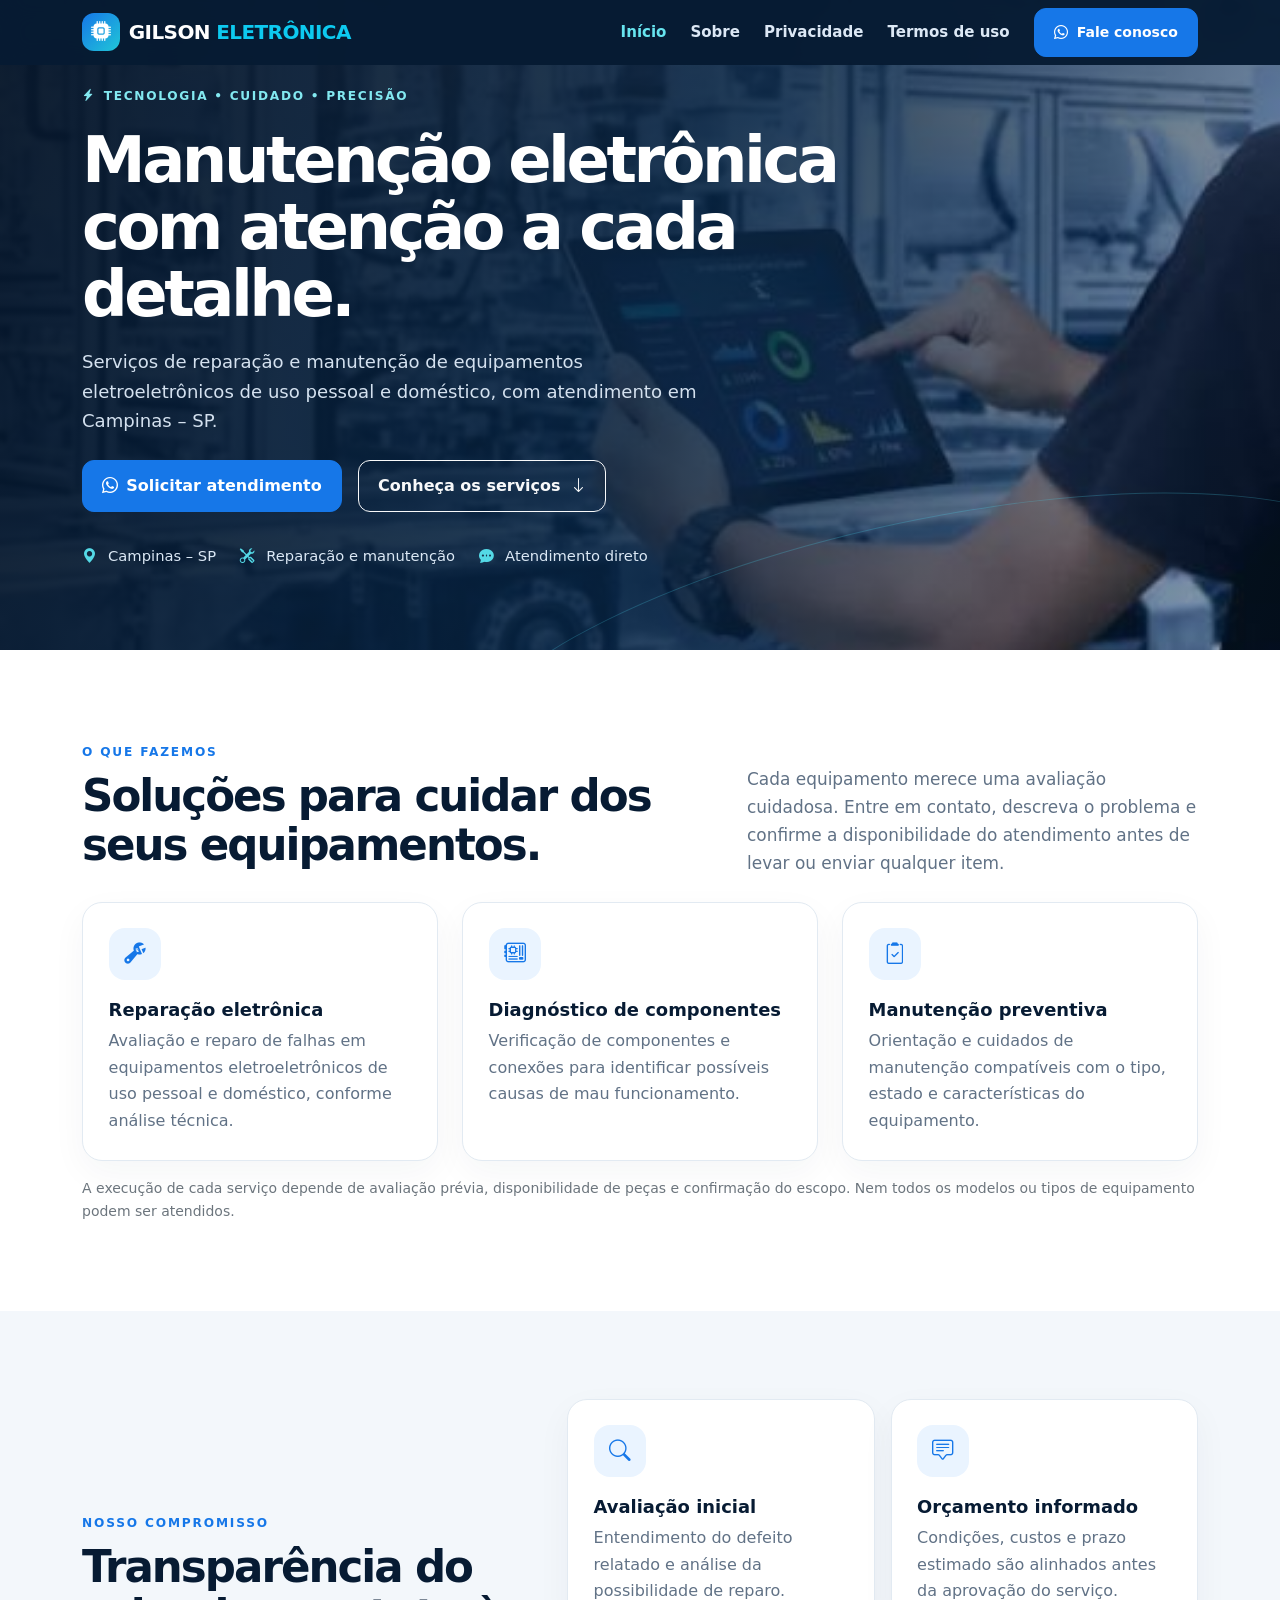
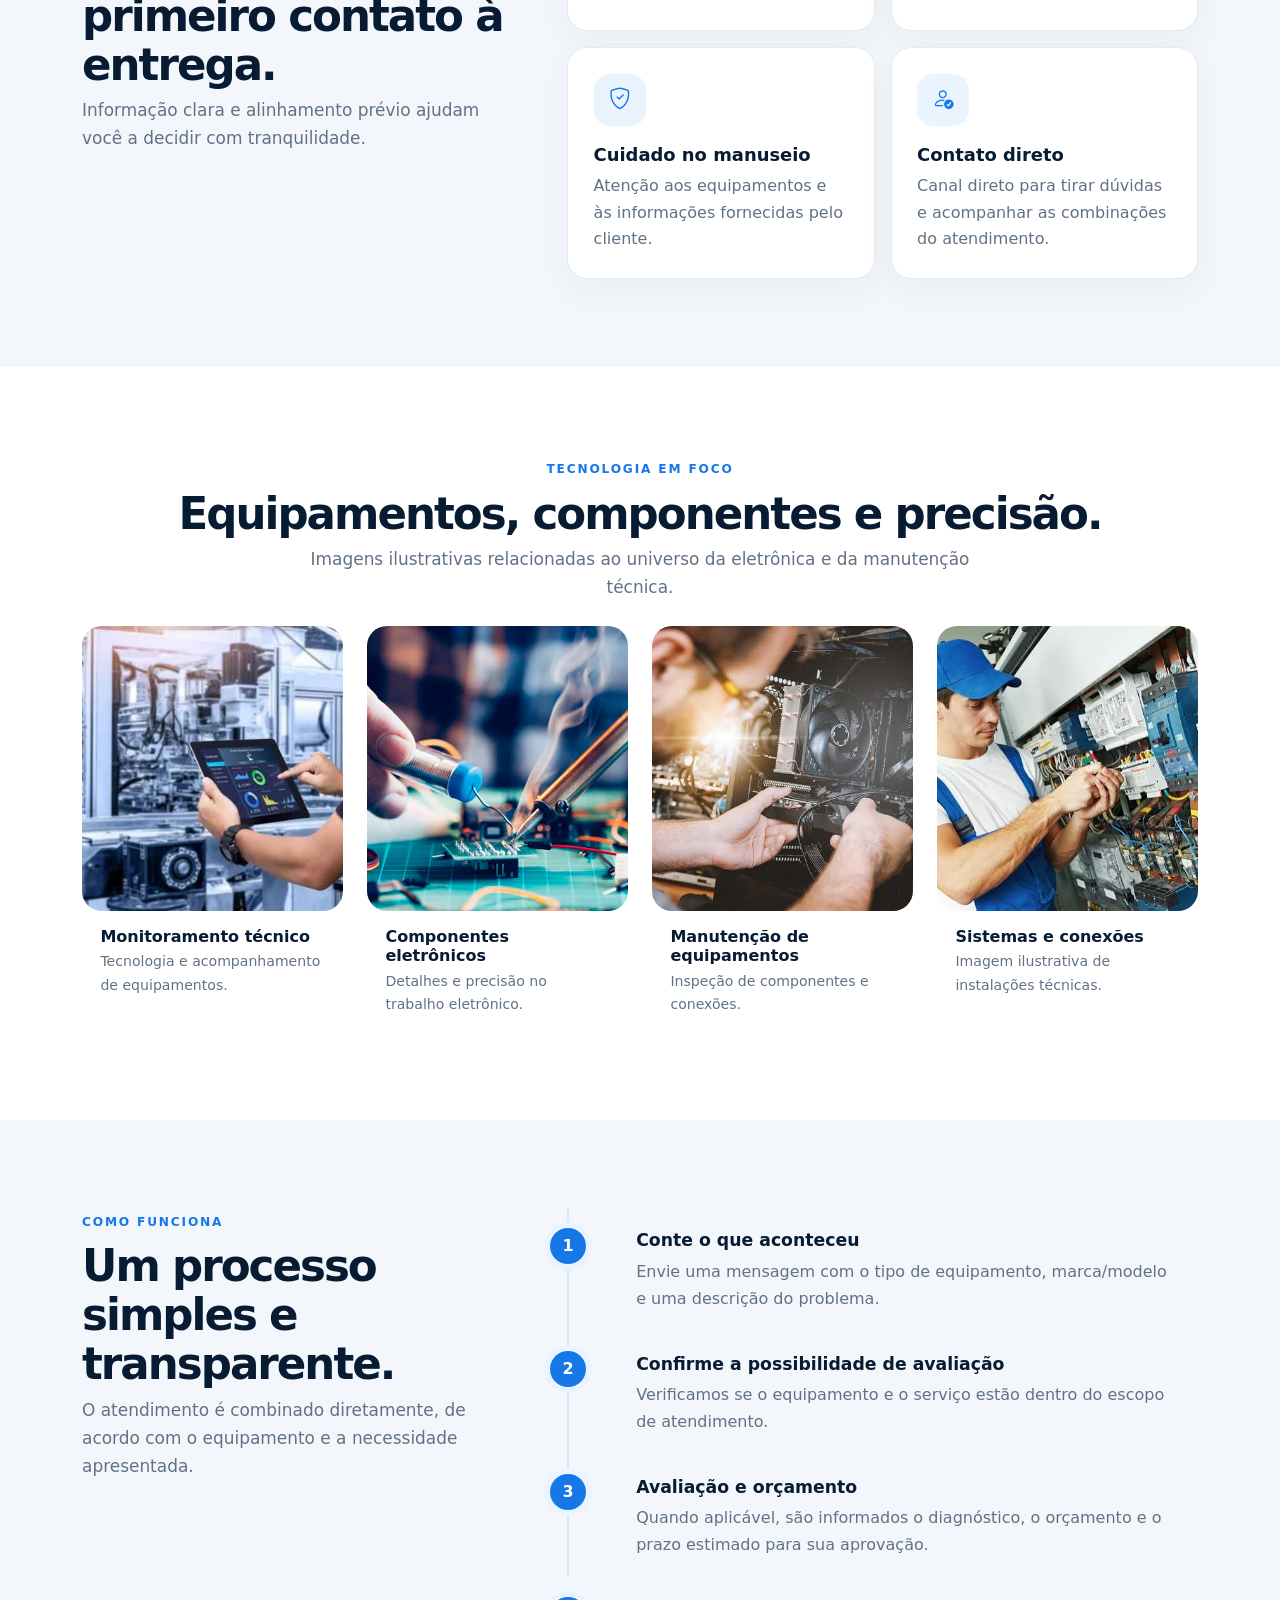
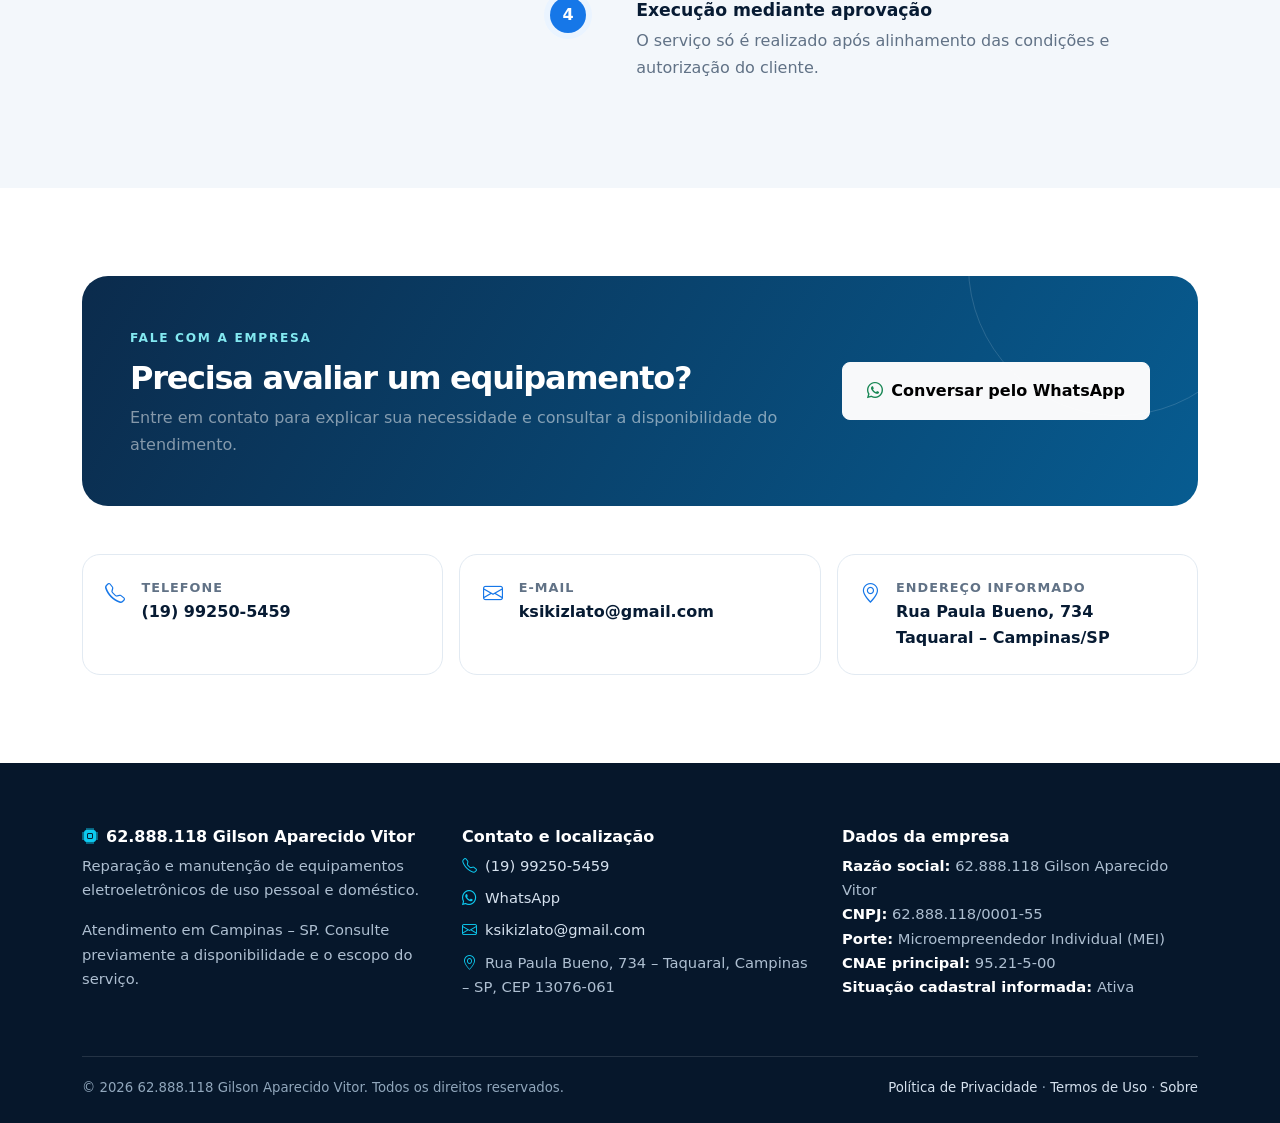
<file: index.html>
<!doctype html>
<html lang="pt-BR"><head><title>62.888.118 Gilson Aparecido Vitor | Manutenção Eletrônica em Campinas</title><meta name="description" content="Reparação e manutenção de equipamentos eletroeletrônicos de uso pessoal e doméstico em Campinas – SP. Entre em contato para consultar disponibilidade."><meta charset="utf-8">
<meta name="viewport" content="width=device-width, initial-scale=1">
<meta name="theme-color" content="#071b33">
<link rel="preconnect" href="https://cdn.jsdelivr.net">
<link href="https://cdn.jsdelivr.net/npm/bootstrap@5.3.3/dist/css/bootstrap.min.css" rel="stylesheet">
<link href="https://cdn.jsdelivr.net/npm/bootstrap-icons@1.11.3/font/bootstrap-icons.min.css" rel="stylesheet">
<link href="assets/css/styles.css" rel="stylesheet"></head>
<body><nav class="navbar navbar-expand-lg navbar-dark fixed-top">
<div class="container"><a class="navbar-brand d-flex align-items-center" href="index.html"><span class="brand-mark"><i class="bi bi-cpu-fill"></i></span><span>GILSON <span class="text-info">ELETRÔNICA</span></span></a>
<button class="navbar-toggler" type="button" data-bs-toggle="collapse" data-bs-target="#mainNav" aria-controls="mainNav" aria-expanded="false" aria-label="Abrir menu"><span class="navbar-toggler-icon"></span></button>
<div class="collapse navbar-collapse" id="mainNav"><ul class="navbar-nav ms-auto align-items-lg-center gap-lg-2"><li class="nav-item"><a class="nav-link active" href="index.html">Início</a></li><li class="nav-item"><a class="nav-link " href="sobre.html">Sobre</a></li><li class="nav-item"><a class="nav-link " href="politica-privacidade.html">Privacidade</a></li><li class="nav-item"><a class="nav-link " href="termos-de-uso.html">Termos de uso</a></li>
<li class="nav-item ms-lg-2"><a class="btn btn-primary btn-sm" href="https://wa.me/5519992505459" target="_blank" rel="noopener"><i class="bi bi-whatsapp me-1"></i> Fale conosco</a></li></ul></div></div></nav><header class="hero">
<div class="container hero-content"><div class="row"><div class="col-lg-9">
<span class="eyebrow"><i class="bi bi-lightning-charge-fill"></i> Tecnologia • Cuidado • Precisão</span>
<h1>Manutenção eletrônica com atenção a cada detalhe.</h1>
<p>Serviços de reparação e manutenção de equipamentos eletroeletrônicos de uso pessoal e doméstico, com atendimento em Campinas – SP.</p>
<div class="d-flex flex-wrap gap-3 mt-4"><a class="btn btn-primary" href="https://wa.me/5519992505459?text=Olá!%20Gostaria%20de%20informações%20sobre%20manutenção%20eletrônica." target="_blank" rel="noopener"><i class="bi bi-whatsapp me-2"></i>Solicitar atendimento</a><a class="btn btn-outline-light" href="#servicos">Conheça os serviços <i class="bi bi-arrow-down ms-1"></i></a></div>
<div class="hero-note"><span><i class="bi bi-geo-alt-fill"></i> Campinas – SP</span><span><i class="bi bi-tools"></i> Reparação e manutenção</span><span><i class="bi bi-chat-dots-fill"></i> Atendimento direto</span></div>
</div></div></div></header>
<main>
<section class="section"><div class="container"><div class="row align-items-end g-4 mb-4"><div class="col-lg-7"><span class="section-kicker">O que fazemos</span><h2 class="section-title mt-2">Soluções para cuidar dos seus equipamentos.</h2></div><div class="col-lg-5"><p class="section-lead mb-0">Cada equipamento merece uma avaliação cuidadosa. Entre em contato, descreva o problema e confirme a disponibilidade do atendimento antes de levar ou enviar qualquer item.</p></div></div>
<div class="row g-4">
<div class="col-md-6 col-lg-4"><article class="service-card"><div class="icon-box"><i class="bi bi-wrench-adjustable"></i></div><h3>Reparação eletrônica</h3><p>Avaliação e reparo de falhas em equipamentos eletroeletrônicos de uso pessoal e doméstico, conforme análise técnica.</p></article></div>
<div class="col-md-6 col-lg-4"><article class="service-card"><div class="icon-box"><i class="bi bi-motherboard"></i></div><h3>Diagnóstico de componentes</h3><p>Verificação de componentes e conexões para identificar possíveis causas de mau funcionamento.</p></article></div>
<div class="col-md-6 col-lg-4"><article class="service-card"><div class="icon-box"><i class="bi bi-clipboard2-check"></i></div><h3>Manutenção preventiva</h3><p>Orientação e cuidados de manutenção compatíveis com o tipo, estado e características do equipamento.</p></article></div>
</div>
<p class="small text-secondary mt-3 mb-0">A execução de cada serviço depende de avaliação prévia, disponibilidade de peças e confirmação do escopo. Nem todos os modelos ou tipos de equipamento podem ser atendidos.</p>
</div></section>
<section class="section section-soft" id="diferenciais"><div class="container"><div class="row g-5 align-items-center"><div class="col-lg-5"><span class="section-kicker">Nosso compromisso</span><h2 class="section-title mt-2">Transparência do primeiro contato à entrega.</h2><p class="section-lead">Informação clara e alinhamento prévio ajudam você a decidir com tranquilidade.</p></div><div class="col-lg-7"><div class="row g-3">
<div class="col-sm-6"><div class="feature-card"><div class="icon-box"><i class="bi bi-search"></i></div><h3>Avaliação inicial</h3><p>Entendimento do defeito relatado e análise da possibilidade de reparo.</p></div></div>
<div class="col-sm-6"><div class="feature-card"><div class="icon-box"><i class="bi bi-chat-square-text"></i></div><h3>Orçamento informado</h3><p>Condições, custos e prazo estimado são alinhados antes da aprovação do serviço.</p></div></div>
<div class="col-sm-6"><div class="feature-card"><div class="icon-box"><i class="bi bi-shield-check"></i></div><h3>Cuidado no manuseio</h3><p>Atenção aos equipamentos e às informações fornecidas pelo cliente.</p></div></div>
<div class="col-sm-6"><div class="feature-card"><div class="icon-box"><i class="bi bi-person-check"></i></div><h3>Contato direto</h3><p>Canal direto para tirar dúvidas e acompanhar as combinações do atendimento.</p></div></div>
</div></div></div></div></section>
<section class="section" id="galeria"><div class="container"><div class="text-center mb-4"><span class="section-kicker">Tecnologia em foco</span><h2 class="section-title mt-2">Equipamentos, componentes e precisão.</h2><p class="section-lead mx-auto">Imagens ilustrativas relacionadas ao universo da eletrônica e da manutenção técnica.</p></div>
<div class="row g-4">
<div class="col-md-6 col-lg-3"><div class="photo-card"><img src="assets/img/industria.jpg" alt="Ambiente industrial com equipamentos e painel de monitoramento" loading="lazy"></div><div class="photo-caption"><h3>Monitoramento técnico</h3><p>Tecnologia e acompanhamento de equipamentos.</p></div></div>
<div class="col-md-6 col-lg-3"><div class="photo-card"><img src="assets/img/soldagem-eletronica.jpg" alt="Trabalho de soldagem em placa eletrônica" loading="lazy"></div><div class="photo-caption"><h3>Componentes eletrônicos</h3><p>Detalhes e precisão no trabalho eletrônico.</p></div></div>
<div class="col-md-6 col-lg-3"><div class="photo-card"><img src="assets/img/manutencao-computador.jpg" alt="Técnico realizando manutenção em computador" loading="lazy"></div><div class="photo-caption"><h3>Manutenção de equipamentos</h3><p>Inspeção de componentes e conexões.</p></div></div>
<div class="col-md-6 col-lg-3"><div class="photo-card"><img src="assets/img/painel-eletrico.jpg" alt="Profissional verificando componentes de um painel elétrico" loading="lazy"></div><div class="photo-caption"><h3>Sistemas e conexões</h3><p>Imagem ilustrativa de instalações técnicas.</p></div></div>
</div></div></section>
<section class="section section-soft"><div class="container"><div class="row g-5"><div class="col-lg-5"><span class="section-kicker">Como funciona</span><h2 class="section-title mt-2">Um processo simples e transparente.</h2><p class="section-lead">O atendimento é combinado diretamente, de acordo com o equipamento e a necessidade apresentada.</p></div><div class="col-lg-7">
<div class="process-step"><span class="step-number">1</span><h3>Conte o que aconteceu</h3><p>Envie uma mensagem com o tipo de equipamento, marca/modelo e uma descrição do problema.</p></div>
<div class="process-step"><span class="step-number">2</span><h3>Confirme a possibilidade de avaliação</h3><p>Verificamos se o equipamento e o serviço estão dentro do escopo de atendimento.</p></div>
<div class="process-step"><span class="step-number">3</span><h3>Avaliação e orçamento</h3><p>Quando aplicável, são informados o diagnóstico, o orçamento e o prazo estimado para sua aprovação.</p></div>
<div class="process-step"><span class="step-number">4</span><h3>Execução mediante aprovação</h3><p>O serviço só é realizado após alinhamento das condições e autorização do cliente.</p></div>
</div></div></div></section>
<section class="section" id="contato"><div class="container"><div class="cta-band mb-5"><div class="row align-items-center g-4 position-relative"><div class="col-lg-8"><span class="eyebrow">Fale com a empresa</span><h2 class="mt-2 mb-2">Precisa avaliar um equipamento?</h2><p class="mb-0 text-white-50">Entre em contato para explicar sua necessidade e consultar a disponibilidade do atendimento.</p></div><div class="col-lg-4 text-lg-end"><a class="btn btn-light fw-bold rounded-3 px-4 py-3" href="https://wa.me/5519992505459" target="_blank" rel="noopener"><i class="bi bi-whatsapp me-2 text-success"></i>Conversar pelo WhatsApp</a></div></div></div>
<div class="row g-3">
<div class="col-md-6 col-lg-4"><div class="contact-card"><div class="d-flex gap-3"><i class="bi bi-telephone"></i><div><div class="label">Telefone</div><a href="tel:+5519992505459">(19) 99250-5459</a></div></div></div></div>
<div class="col-md-6 col-lg-4"><div class="contact-card"><div class="d-flex gap-3"><i class="bi bi-envelope"></i><div><div class="label">E-mail</div><a href="mailto:ksikizlato@gmail.com">ksikizlato@gmail.com</a></div></div></div></div>
<div class="col-md-6 col-lg-4"><div class="contact-card"><div class="d-flex gap-3"><i class="bi bi-geo-alt"></i><div><div class="label">Endereço informado</div><strong>Rua Paula Bueno, 734<br>Taquaral – Campinas/SP</strong></div></div></div></div>
</div></div></section>
</main><footer>
<div class="container">
 <div class="row g-4">
  <div class="col-lg-4"><h3><i class="bi bi-cpu-fill text-info me-2"></i>62.888.118 Gilson Aparecido Vitor</h3><p>Reparação e manutenção de equipamentos eletroeletrônicos de uso pessoal e doméstico.</p><p class="mb-0">Atendimento em Campinas – SP. Consulte previamente a disponibilidade e o escopo do serviço.</p></div>
  <div class="col-sm-6 col-lg-4"><h3>Contato e localização</h3><ul class="list-unstyled">
   <li class="mb-2"><i class="bi bi-telephone me-2 text-info"></i><a href="tel:+5519992505459">(19) 99250-5459</a></li>
   <li class="mb-2"><i class="bi bi-whatsapp me-2 text-info"></i><a href="https://wa.me/5519992505459" target="_blank" rel="noopener">WhatsApp</a></li>
   <li class="mb-2"><i class="bi bi-envelope me-2 text-info"></i><a href="mailto:ksikizlato@gmail.com">ksikizlato@gmail.com</a></li>
   <li class="mb-2"><i class="bi bi-geo-alt me-2 text-info"></i>Rua Paula Bueno, 734 – Taquaral, Campinas – SP, CEP 13076-061</li>
  </ul></div>
  <div class="col-sm-6 col-lg-4"><h3>Dados da empresa</h3><ul class="list-unstyled">
   <li><strong class="text-white">Razão social:</strong> 62.888.118 Gilson Aparecido Vitor</li>
   <li><strong class="text-white">CNPJ:</strong> 62.888.118/0001-55</li>
   <li><strong class="text-white">Porte:</strong> Microempreendedor Individual (MEI)</li>
   <li><strong class="text-white">CNAE principal:</strong> 95.21-5-00</li>
   <li><strong class="text-white">Situação cadastral informada:</strong> Ativa</li>
  </ul></div>
 </div>
 <div class="footer-bottom d-flex flex-column flex-md-row justify-content-between gap-2"><span>© 2026 62.888.118 Gilson Aparecido Vitor. Todos os direitos reservados.</span><span><a href="politica-privacidade.html">Política de Privacidade</a> · <a href="termos-de-uso.html">Termos de Uso</a> · <a href="sobre.html">Sobre</a></span></div>
</div></footer>
<script src="https://cdn.jsdelivr.net/npm/bootstrap@5.3.3/dist/js/bootstrap.bundle.min.js"></script></body></html>
</file>
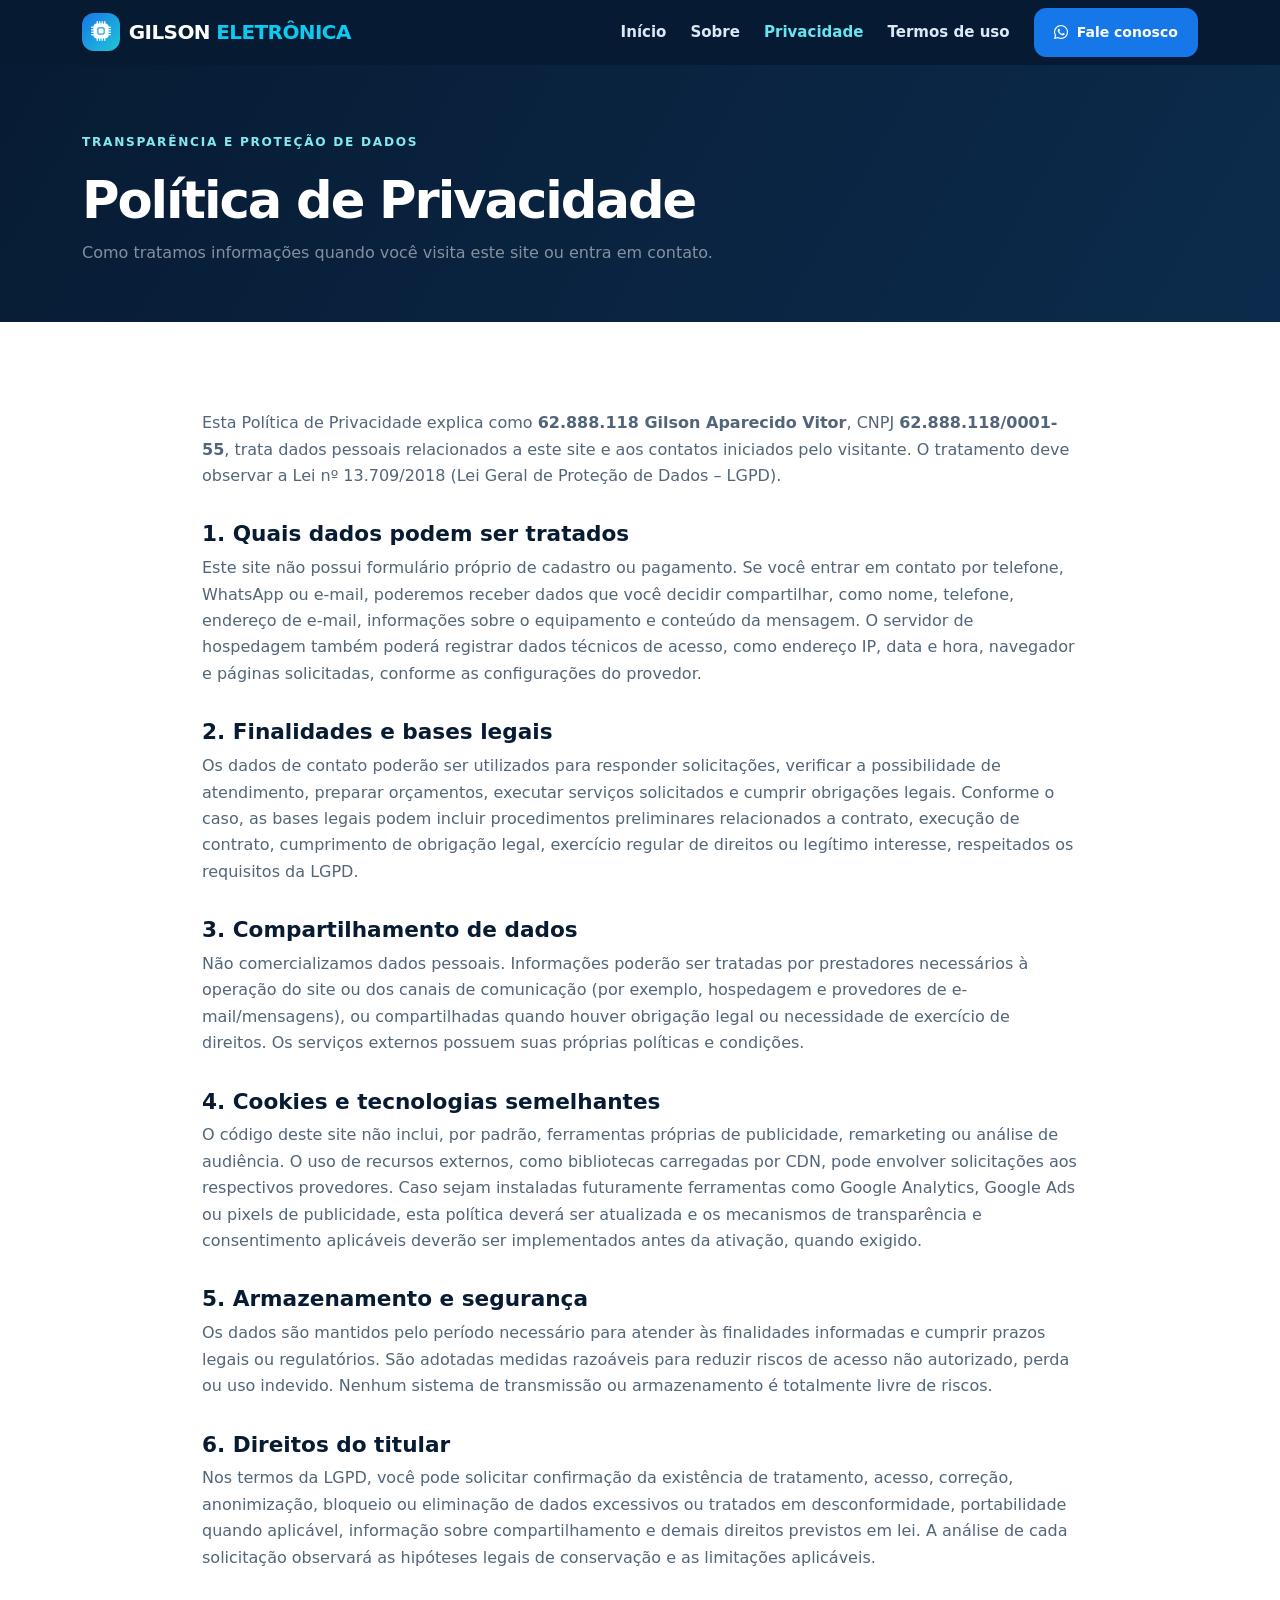
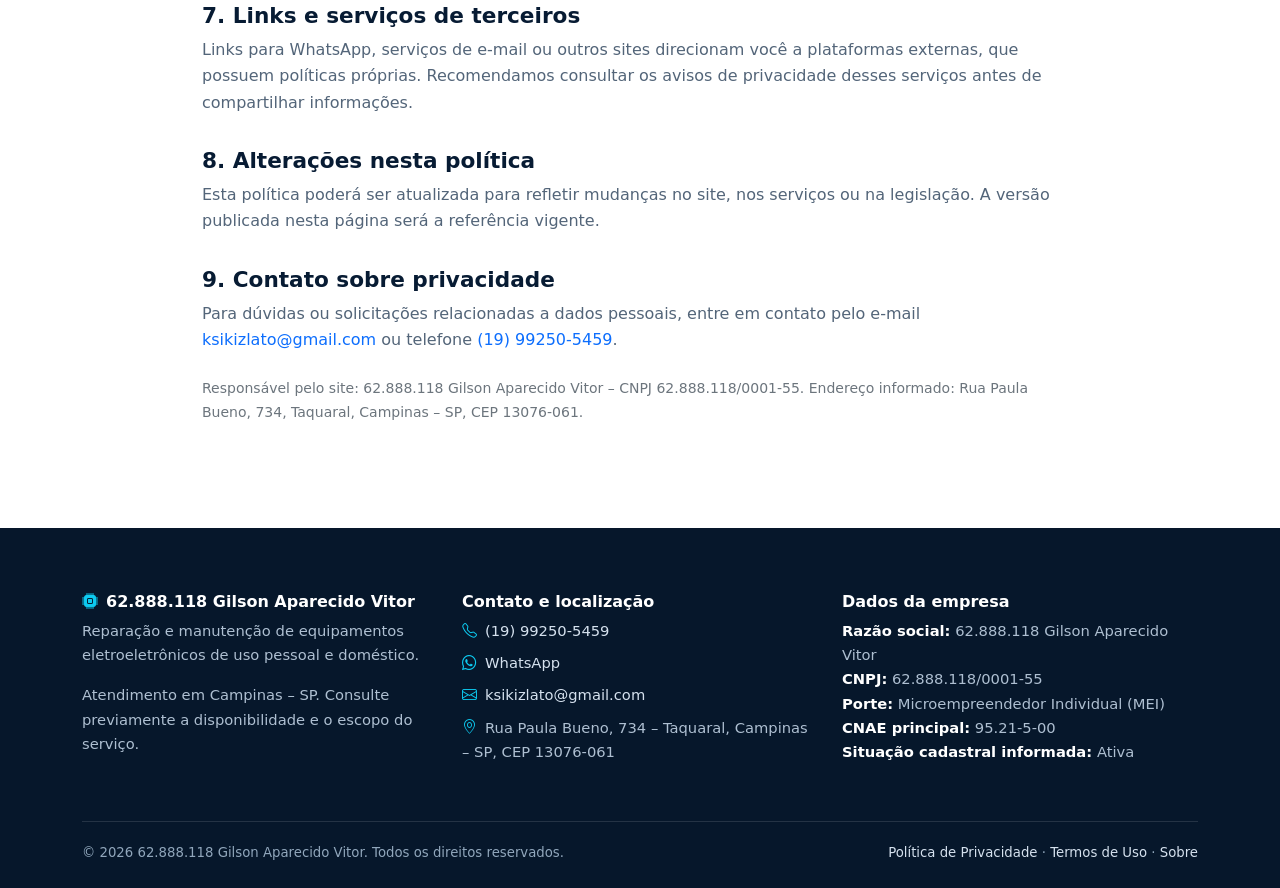
<file: politica-privacidade.html>
<!doctype html>
<html lang="pt-BR"><head><title>Política de Privacidade | 62.888.118 Gilson Aparecido Vitor</title><meta name="description" content="Leia a Política de Privacidade do site 62.888.118 Gilson Aparecido Vitor e saiba como dados pessoais podem ser tratados."><meta charset="utf-8">
<meta name="viewport" content="width=device-width, initial-scale=1">
<meta name="theme-color" content="#071b33">
<link rel="preconnect" href="https://cdn.jsdelivr.net">
<link href="https://cdn.jsdelivr.net/npm/bootstrap@5.3.3/dist/css/bootstrap.min.css" rel="stylesheet">
<link href="https://cdn.jsdelivr.net/npm/bootstrap-icons@1.11.3/font/bootstrap-icons.min.css" rel="stylesheet">
<link href="assets/css/styles.css" rel="stylesheet"></head>
<body><nav class="navbar navbar-expand-lg navbar-dark fixed-top">
<div class="container"><a class="navbar-brand d-flex align-items-center" href="index.html"><span class="brand-mark"><i class="bi bi-cpu-fill"></i></span><span>GILSON <span class="text-info">ELETRÔNICA</span></span></a>
<button class="navbar-toggler" type="button" data-bs-toggle="collapse" data-bs-target="#mainNav" aria-controls="mainNav" aria-expanded="false" aria-label="Abrir menu"><span class="navbar-toggler-icon"></span></button>
<div class="collapse navbar-collapse" id="mainNav"><ul class="navbar-nav ms-auto align-items-lg-center gap-lg-2"><li class="nav-item"><a class="nav-link " href="index.html">Início</a></li><li class="nav-item"><a class="nav-link " href="sobre.html">Sobre</a></li><li class="nav-item"><a class="nav-link active" href="politica-privacidade.html">Privacidade</a></li><li class="nav-item"><a class="nav-link " href="termos-de-uso.html">Termos de uso</a></li>
<li class="nav-item ms-lg-2"><a class="btn btn-primary btn-sm" href="https://wa.me/5519992505459" target="_blank" rel="noopener"><i class="bi bi-whatsapp me-1"></i> Fale conosco</a></li></ul></div></div></nav><section class="legal-hero"><div class="container"><span class="eyebrow">Transparência e proteção de dados</span><h1 class="mt-3">Política de Privacidade</h1><p class="text-white-50 mb-0">Como tratamos informações quando você visita este site ou entra em contato.</p></div></section>
<main class="section"><div class="container legal-content"><p>Esta Política de Privacidade explica como <strong>62.888.118 Gilson Aparecido Vitor</strong>, CNPJ <strong>62.888.118/0001-55</strong>, trata dados pessoais relacionados a este site e aos contatos iniciados pelo visitante. O tratamento deve observar a Lei nº 13.709/2018 (Lei Geral de Proteção de Dados – LGPD).</p>
<h2>1. Quais dados podem ser tratados</h2><p>Este site não possui formulário próprio de cadastro ou pagamento. Se você entrar em contato por telefone, WhatsApp ou e-mail, poderemos receber dados que você decidir compartilhar, como nome, telefone, endereço de e-mail, informações sobre o equipamento e conteúdo da mensagem. O servidor de hospedagem também poderá registrar dados técnicos de acesso, como endereço IP, data e hora, navegador e páginas solicitadas, conforme as configurações do provedor.</p>
<h2>2. Finalidades e bases legais</h2><p>Os dados de contato poderão ser utilizados para responder solicitações, verificar a possibilidade de atendimento, preparar orçamentos, executar serviços solicitados e cumprir obrigações legais. Conforme o caso, as bases legais podem incluir procedimentos preliminares relacionados a contrato, execução de contrato, cumprimento de obrigação legal, exercício regular de direitos ou legítimo interesse, respeitados os requisitos da LGPD.</p>
<h2>3. Compartilhamento de dados</h2><p>Não comercializamos dados pessoais. Informações poderão ser tratadas por prestadores necessários à operação do site ou dos canais de comunicação (por exemplo, hospedagem e provedores de e-mail/mensagens), ou compartilhadas quando houver obrigação legal ou necessidade de exercício de direitos. Os serviços externos possuem suas próprias políticas e condições.</p>
<h2>4. Cookies e tecnologias semelhantes</h2><p>O código deste site não inclui, por padrão, ferramentas próprias de publicidade, remarketing ou análise de audiência. O uso de recursos externos, como bibliotecas carregadas por CDN, pode envolver solicitações aos respectivos provedores. Caso sejam instaladas futuramente ferramentas como Google Analytics, Google Ads ou pixels de publicidade, esta política deverá ser atualizada e os mecanismos de transparência e consentimento aplicáveis deverão ser implementados antes da ativação, quando exigido.</p>
<h2>5. Armazenamento e segurança</h2><p>Os dados são mantidos pelo período necessário para atender às finalidades informadas e cumprir prazos legais ou regulatórios. São adotadas medidas razoáveis para reduzir riscos de acesso não autorizado, perda ou uso indevido. Nenhum sistema de transmissão ou armazenamento é totalmente livre de riscos.</p>
<h2>6. Direitos do titular</h2><p>Nos termos da LGPD, você pode solicitar confirmação da existência de tratamento, acesso, correção, anonimização, bloqueio ou eliminação de dados excessivos ou tratados em desconformidade, portabilidade quando aplicável, informação sobre compartilhamento e demais direitos previstos em lei. A análise de cada solicitação observará as hipóteses legais de conservação e as limitações aplicáveis.</p>
<h2>7. Links e serviços de terceiros</h2><p>Links para WhatsApp, serviços de e-mail ou outros sites direcionam você a plataformas externas, que possuem políticas próprias. Recomendamos consultar os avisos de privacidade desses serviços antes de compartilhar informações.</p>
<h2>8. Alterações nesta política</h2><p>Esta política poderá ser atualizada para refletir mudanças no site, nos serviços ou na legislação. A versão publicada nesta página será a referência vigente.</p>
<h2>9. Contato sobre privacidade</h2><p>Para dúvidas ou solicitações relacionadas a dados pessoais, entre em contato pelo e-mail <a href="mailto:ksikizlato@gmail.com">ksikizlato@gmail.com</a> ou telefone <a href="tel:+5519992505459">(19) 99250-5459</a>.</p>
<p class="small text-secondary mt-4">Responsável pelo site: 62.888.118 Gilson Aparecido Vitor – CNPJ 62.888.118/0001-55. Endereço informado: Rua Paula Bueno, 734, Taquaral, Campinas – SP, CEP 13076-061.</p>
</div></main><footer>
<div class="container">
 <div class="row g-4">
  <div class="col-lg-4"><h3><i class="bi bi-cpu-fill text-info me-2"></i>62.888.118 Gilson Aparecido Vitor</h3><p>Reparação e manutenção de equipamentos eletroeletrônicos de uso pessoal e doméstico.</p><p class="mb-0">Atendimento em Campinas – SP. Consulte previamente a disponibilidade e o escopo do serviço.</p></div>
  <div class="col-sm-6 col-lg-4"><h3>Contato e localização</h3><ul class="list-unstyled">
   <li class="mb-2"><i class="bi bi-telephone me-2 text-info"></i><a href="tel:+5519992505459">(19) 99250-5459</a></li>
   <li class="mb-2"><i class="bi bi-whatsapp me-2 text-info"></i><a href="https://wa.me/5519992505459" target="_blank" rel="noopener">WhatsApp</a></li>
   <li class="mb-2"><i class="bi bi-envelope me-2 text-info"></i><a href="mailto:ksikizlato@gmail.com">ksikizlato@gmail.com</a></li>
   <li class="mb-2"><i class="bi bi-geo-alt me-2 text-info"></i>Rua Paula Bueno, 734 – Taquaral, Campinas – SP, CEP 13076-061</li>
  </ul></div>
  <div class="col-sm-6 col-lg-4"><h3>Dados da empresa</h3><ul class="list-unstyled">
   <li><strong class="text-white">Razão social:</strong> 62.888.118 Gilson Aparecido Vitor</li>
   <li><strong class="text-white">CNPJ:</strong> 62.888.118/0001-55</li>
   <li><strong class="text-white">Porte:</strong> Microempreendedor Individual (MEI)</li>
   <li><strong class="text-white">CNAE principal:</strong> 95.21-5-00</li>
   <li><strong class="text-white">Situação cadastral informada:</strong> Ativa</li>
  </ul></div>
 </div>
 <div class="footer-bottom d-flex flex-column flex-md-row justify-content-between gap-2"><span>© 2026 62.888.118 Gilson Aparecido Vitor. Todos os direitos reservados.</span><span><a href="politica-privacidade.html">Política de Privacidade</a> · <a href="termos-de-uso.html">Termos de Uso</a> · <a href="sobre.html">Sobre</a></span></div>
</div></footer>
<script src="https://cdn.jsdelivr.net/npm/bootstrap@5.3.3/dist/js/bootstrap.bundle.min.js"></script></body></html>
</file>
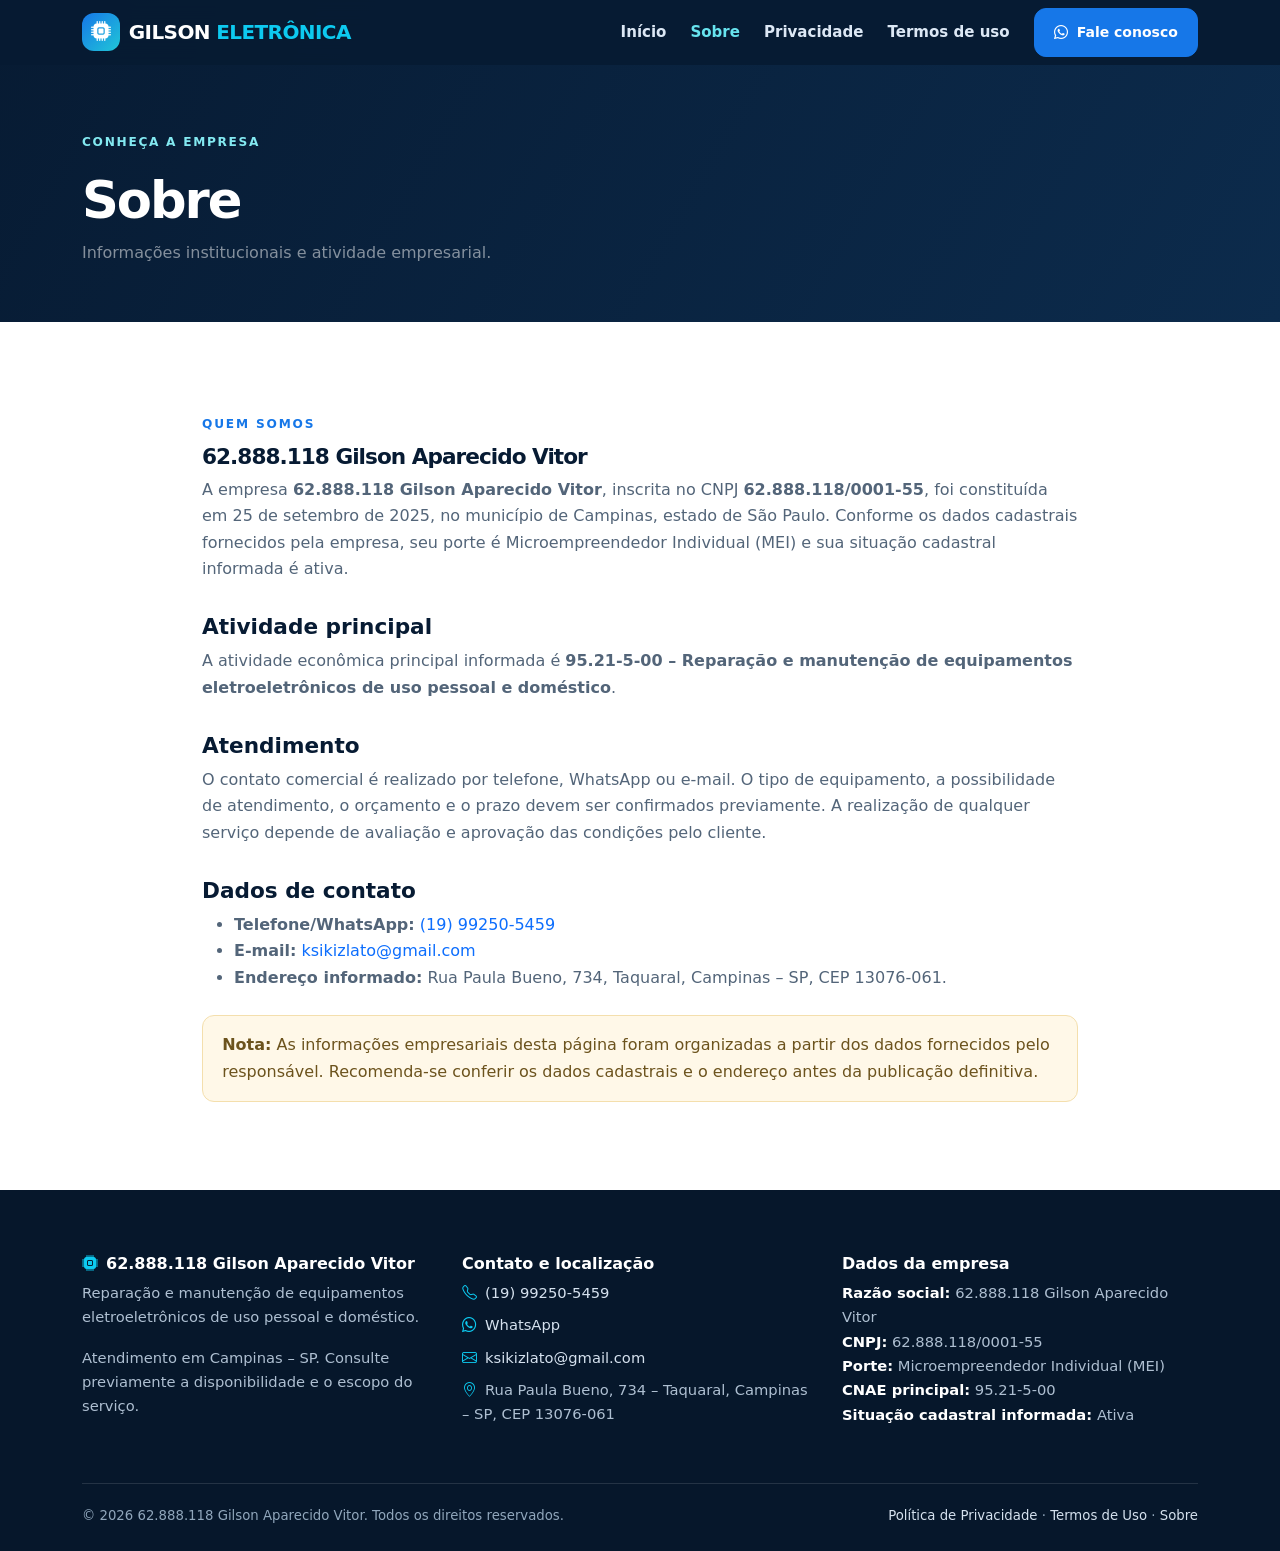
<file: sobre.html>
<!doctype html>
<html lang="pt-BR"><head><title>Sobre | 62.888.118 Gilson Aparecido Vitor</title><meta name="description" content="Conheça a empresa 62.888.118 Gilson Aparecido Vitor, sua atividade e seus canais de contato em Campinas – SP."><meta charset="utf-8">
<meta name="viewport" content="width=device-width, initial-scale=1">
<meta name="theme-color" content="#071b33">
<link rel="preconnect" href="https://cdn.jsdelivr.net">
<link href="https://cdn.jsdelivr.net/npm/bootstrap@5.3.3/dist/css/bootstrap.min.css" rel="stylesheet">
<link href="https://cdn.jsdelivr.net/npm/bootstrap-icons@1.11.3/font/bootstrap-icons.min.css" rel="stylesheet">
<link href="assets/css/styles.css" rel="stylesheet"></head>
<body><nav class="navbar navbar-expand-lg navbar-dark fixed-top">
<div class="container"><a class="navbar-brand d-flex align-items-center" href="index.html"><span class="brand-mark"><i class="bi bi-cpu-fill"></i></span><span>GILSON <span class="text-info">ELETRÔNICA</span></span></a>
<button class="navbar-toggler" type="button" data-bs-toggle="collapse" data-bs-target="#mainNav" aria-controls="mainNav" aria-expanded="false" aria-label="Abrir menu"><span class="navbar-toggler-icon"></span></button>
<div class="collapse navbar-collapse" id="mainNav"><ul class="navbar-nav ms-auto align-items-lg-center gap-lg-2"><li class="nav-item"><a class="nav-link " href="index.html">Início</a></li><li class="nav-item"><a class="nav-link active" href="sobre.html">Sobre</a></li><li class="nav-item"><a class="nav-link " href="politica-privacidade.html">Privacidade</a></li><li class="nav-item"><a class="nav-link " href="termos-de-uso.html">Termos de uso</a></li>
<li class="nav-item ms-lg-2"><a class="btn btn-primary btn-sm" href="https://wa.me/5519992505459" target="_blank" rel="noopener"><i class="bi bi-whatsapp me-1"></i> Fale conosco</a></li></ul></div></div></nav><section class="legal-hero"><div class="container"><span class="eyebrow">Conheça a empresa</span><h1 class="mt-3">Sobre</h1><p class="text-white-50 mb-0">Informações institucionais e atividade empresarial.</p></div></section>
<main class="section"><div class="container legal-content"><span class="section-kicker">Quem somos</span><h2 class="section-title mt-2">62.888.118 Gilson Aparecido Vitor</h2>
<p>A empresa <strong>62.888.118 Gilson Aparecido Vitor</strong>, inscrita no CNPJ <strong>62.888.118/0001-55</strong>, foi constituída em 25 de setembro de 2025, no município de Campinas, estado de São Paulo. Conforme os dados cadastrais fornecidos pela empresa, seu porte é Microempreendedor Individual (MEI) e sua situação cadastral informada é ativa.</p>
<h2>Atividade principal</h2><p>A atividade econômica principal informada é <strong>95.21-5-00 – Reparação e manutenção de equipamentos eletroeletrônicos de uso pessoal e doméstico</strong>.</p>
<h2>Atendimento</h2><p>O contato comercial é realizado por telefone, WhatsApp ou e-mail. O tipo de equipamento, a possibilidade de atendimento, o orçamento e o prazo devem ser confirmados previamente. A realização de qualquer serviço depende de avaliação e aprovação das condições pelo cliente.</p>
<h2>Dados de contato</h2><ul><li><strong>Telefone/WhatsApp:</strong> <a href="tel:+5519992505459">(19) 99250-5459</a></li><li><strong>E-mail:</strong> <a href="mailto:ksikizlato@gmail.com">ksikizlato@gmail.com</a></li><li><strong>Endereço informado:</strong> Rua Paula Bueno, 734, Taquaral, Campinas – SP, CEP 13076-061.</li></ul>
<div class="notice mt-4"><strong>Nota:</strong> As informações empresariais desta página foram organizadas a partir dos dados fornecidos pelo responsável. Recomenda-se conferir os dados cadastrais e o endereço antes da publicação definitiva.</div>
</div></main><footer>
<div class="container">
 <div class="row g-4">
  <div class="col-lg-4"><h3><i class="bi bi-cpu-fill text-info me-2"></i>62.888.118 Gilson Aparecido Vitor</h3><p>Reparação e manutenção de equipamentos eletroeletrônicos de uso pessoal e doméstico.</p><p class="mb-0">Atendimento em Campinas – SP. Consulte previamente a disponibilidade e o escopo do serviço.</p></div>
  <div class="col-sm-6 col-lg-4"><h3>Contato e localização</h3><ul class="list-unstyled">
   <li class="mb-2"><i class="bi bi-telephone me-2 text-info"></i><a href="tel:+5519992505459">(19) 99250-5459</a></li>
   <li class="mb-2"><i class="bi bi-whatsapp me-2 text-info"></i><a href="https://wa.me/5519992505459" target="_blank" rel="noopener">WhatsApp</a></li>
   <li class="mb-2"><i class="bi bi-envelope me-2 text-info"></i><a href="mailto:ksikizlato@gmail.com">ksikizlato@gmail.com</a></li>
   <li class="mb-2"><i class="bi bi-geo-alt me-2 text-info"></i>Rua Paula Bueno, 734 – Taquaral, Campinas – SP, CEP 13076-061</li>
  </ul></div>
  <div class="col-sm-6 col-lg-4"><h3>Dados da empresa</h3><ul class="list-unstyled">
   <li><strong class="text-white">Razão social:</strong> 62.888.118 Gilson Aparecido Vitor</li>
   <li><strong class="text-white">CNPJ:</strong> 62.888.118/0001-55</li>
   <li><strong class="text-white">Porte:</strong> Microempreendedor Individual (MEI)</li>
   <li><strong class="text-white">CNAE principal:</strong> 95.21-5-00</li>
   <li><strong class="text-white">Situação cadastral informada:</strong> Ativa</li>
  </ul></div>
 </div>
 <div class="footer-bottom d-flex flex-column flex-md-row justify-content-between gap-2"><span>© 2026 62.888.118 Gilson Aparecido Vitor. Todos os direitos reservados.</span><span><a href="politica-privacidade.html">Política de Privacidade</a> · <a href="termos-de-uso.html">Termos de Uso</a> · <a href="sobre.html">Sobre</a></span></div>
</div></footer>
<script src="https://cdn.jsdelivr.net/npm/bootstrap@5.3.3/dist/js/bootstrap.bundle.min.js"></script></body></html>
</file>
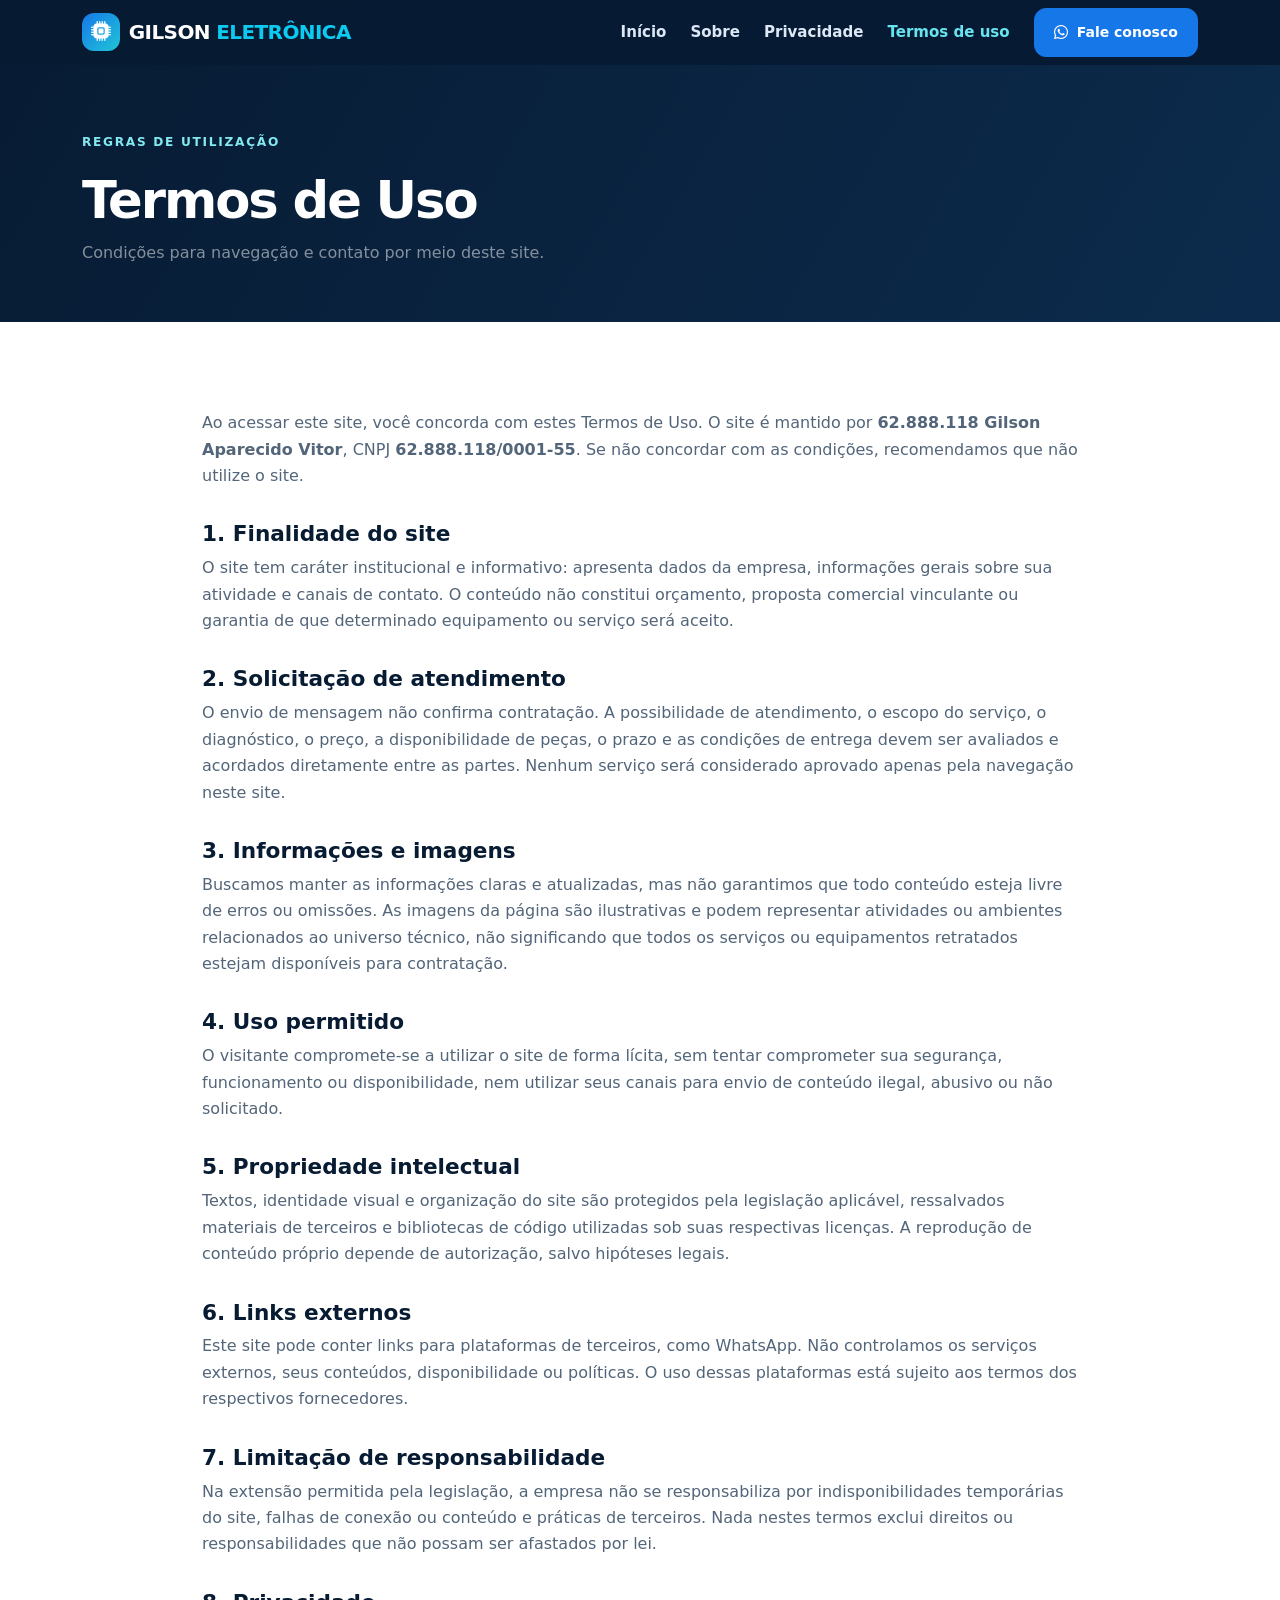
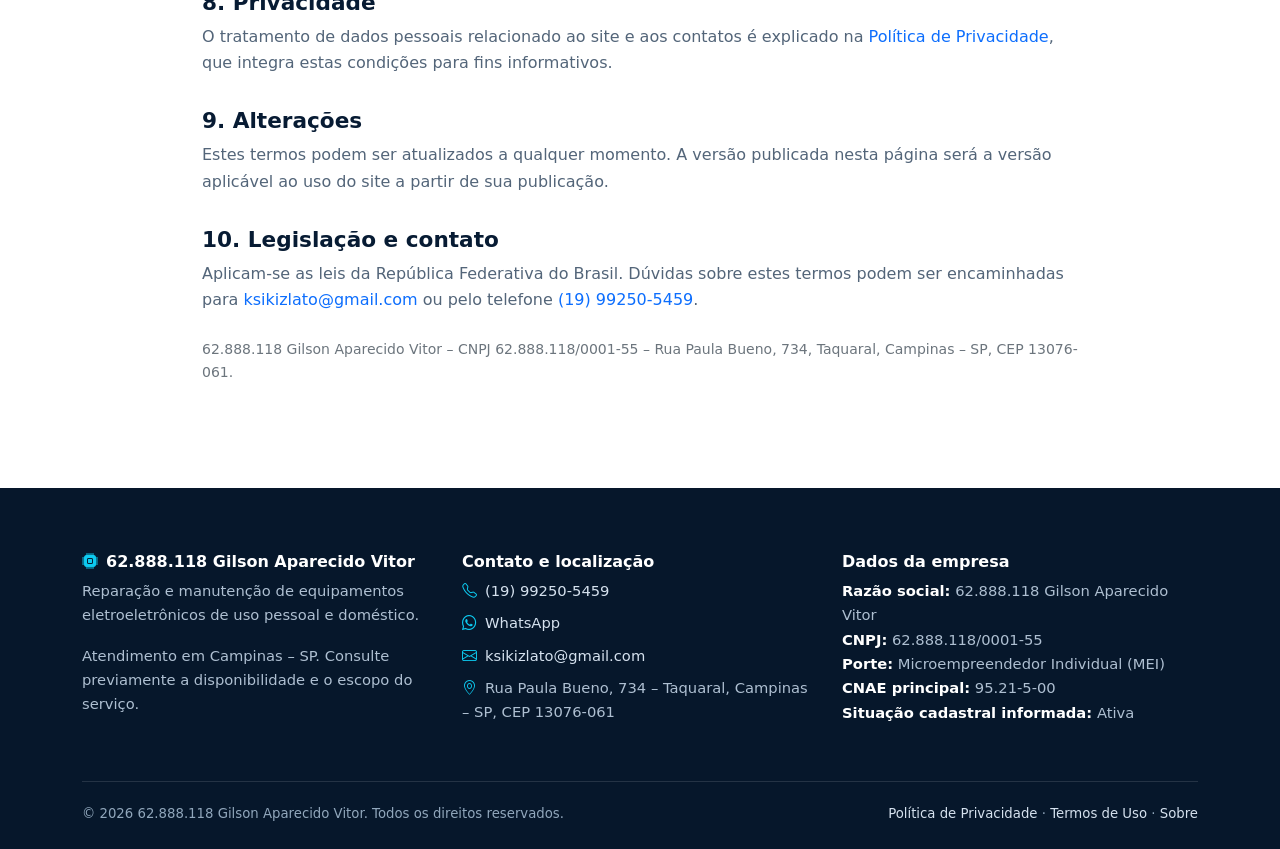
<file: termos-de-uso.html>
<!doctype html>
<html lang="pt-BR"><head><title>Termos de Uso | 62.888.118 Gilson Aparecido Vitor</title><meta name="description" content="Consulte os Termos de Uso do site 62.888.118 Gilson Aparecido Vitor."><meta charset="utf-8">
<meta name="viewport" content="width=device-width, initial-scale=1">
<meta name="theme-color" content="#071b33">
<link rel="preconnect" href="https://cdn.jsdelivr.net">
<link href="https://cdn.jsdelivr.net/npm/bootstrap@5.3.3/dist/css/bootstrap.min.css" rel="stylesheet">
<link href="https://cdn.jsdelivr.net/npm/bootstrap-icons@1.11.3/font/bootstrap-icons.min.css" rel="stylesheet">
<link href="assets/css/styles.css" rel="stylesheet"></head>
<body><nav class="navbar navbar-expand-lg navbar-dark fixed-top">
<div class="container"><a class="navbar-brand d-flex align-items-center" href="index.html"><span class="brand-mark"><i class="bi bi-cpu-fill"></i></span><span>GILSON <span class="text-info">ELETRÔNICA</span></span></a>
<button class="navbar-toggler" type="button" data-bs-toggle="collapse" data-bs-target="#mainNav" aria-controls="mainNav" aria-expanded="false" aria-label="Abrir menu"><span class="navbar-toggler-icon"></span></button>
<div class="collapse navbar-collapse" id="mainNav"><ul class="navbar-nav ms-auto align-items-lg-center gap-lg-2"><li class="nav-item"><a class="nav-link " href="index.html">Início</a></li><li class="nav-item"><a class="nav-link " href="sobre.html">Sobre</a></li><li class="nav-item"><a class="nav-link " href="politica-privacidade.html">Privacidade</a></li><li class="nav-item"><a class="nav-link active" href="termos-de-uso.html">Termos de uso</a></li>
<li class="nav-item ms-lg-2"><a class="btn btn-primary btn-sm" href="https://wa.me/5519992505459" target="_blank" rel="noopener"><i class="bi bi-whatsapp me-1"></i> Fale conosco</a></li></ul></div></div></nav><section class="legal-hero"><div class="container"><span class="eyebrow">Regras de utilização</span><h1 class="mt-3">Termos de Uso</h1><p class="text-white-50 mb-0">Condições para navegação e contato por meio deste site.</p></div></section>
<main class="section"><div class="container legal-content"><p>Ao acessar este site, você concorda com estes Termos de Uso. O site é mantido por <strong>62.888.118 Gilson Aparecido Vitor</strong>, CNPJ <strong>62.888.118/0001-55</strong>. Se não concordar com as condições, recomendamos que não utilize o site.</p>
<h2>1. Finalidade do site</h2><p>O site tem caráter institucional e informativo: apresenta dados da empresa, informações gerais sobre sua atividade e canais de contato. O conteúdo não constitui orçamento, proposta comercial vinculante ou garantia de que determinado equipamento ou serviço será aceito.</p>
<h2>2. Solicitação de atendimento</h2><p>O envio de mensagem não confirma contratação. A possibilidade de atendimento, o escopo do serviço, o diagnóstico, o preço, a disponibilidade de peças, o prazo e as condições de entrega devem ser avaliados e acordados diretamente entre as partes. Nenhum serviço será considerado aprovado apenas pela navegação neste site.</p>
<h2>3. Informações e imagens</h2><p>Buscamos manter as informações claras e atualizadas, mas não garantimos que todo conteúdo esteja livre de erros ou omissões. As imagens da página são ilustrativas e podem representar atividades ou ambientes relacionados ao universo técnico, não significando que todos os serviços ou equipamentos retratados estejam disponíveis para contratação.</p>
<h2>4. Uso permitido</h2><p>O visitante compromete-se a utilizar o site de forma lícita, sem tentar comprometer sua segurança, funcionamento ou disponibilidade, nem utilizar seus canais para envio de conteúdo ilegal, abusivo ou não solicitado.</p>
<h2>5. Propriedade intelectual</h2><p>Textos, identidade visual e organização do site são protegidos pela legislação aplicável, ressalvados materiais de terceiros e bibliotecas de código utilizadas sob suas respectivas licenças. A reprodução de conteúdo próprio depende de autorização, salvo hipóteses legais.</p>
<h2>6. Links externos</h2><p>Este site pode conter links para plataformas de terceiros, como WhatsApp. Não controlamos os serviços externos, seus conteúdos, disponibilidade ou políticas. O uso dessas plataformas está sujeito aos termos dos respectivos fornecedores.</p>
<h2>7. Limitação de responsabilidade</h2><p>Na extensão permitida pela legislação, a empresa não se responsabiliza por indisponibilidades temporárias do site, falhas de conexão ou conteúdo e práticas de terceiros. Nada nestes termos exclui direitos ou responsabilidades que não possam ser afastados por lei.</p>
<h2>8. Privacidade</h2><p>O tratamento de dados pessoais relacionado ao site e aos contatos é explicado na <a href="politica-privacidade.html">Política de Privacidade</a>, que integra estas condições para fins informativos.</p>
<h2>9. Alterações</h2><p>Estes termos podem ser atualizados a qualquer momento. A versão publicada nesta página será a versão aplicável ao uso do site a partir de sua publicação.</p>
<h2>10. Legislação e contato</h2><p>Aplicam-se as leis da República Federativa do Brasil. Dúvidas sobre estes termos podem ser encaminhadas para <a href="mailto:ksikizlato@gmail.com">ksikizlato@gmail.com</a> ou pelo telefone <a href="tel:+5519992505459">(19) 99250-5459</a>.</p>
<p class="small text-secondary mt-4">62.888.118 Gilson Aparecido Vitor – CNPJ 62.888.118/0001-55 – Rua Paula Bueno, 734, Taquaral, Campinas – SP, CEP 13076-061.</p>
</div></main><footer>
<div class="container">
 <div class="row g-4">
  <div class="col-lg-4"><h3><i class="bi bi-cpu-fill text-info me-2"></i>62.888.118 Gilson Aparecido Vitor</h3><p>Reparação e manutenção de equipamentos eletroeletrônicos de uso pessoal e doméstico.</p><p class="mb-0">Atendimento em Campinas – SP. Consulte previamente a disponibilidade e o escopo do serviço.</p></div>
  <div class="col-sm-6 col-lg-4"><h3>Contato e localização</h3><ul class="list-unstyled">
   <li class="mb-2"><i class="bi bi-telephone me-2 text-info"></i><a href="tel:+5519992505459">(19) 99250-5459</a></li>
   <li class="mb-2"><i class="bi bi-whatsapp me-2 text-info"></i><a href="https://wa.me/5519992505459" target="_blank" rel="noopener">WhatsApp</a></li>
   <li class="mb-2"><i class="bi bi-envelope me-2 text-info"></i><a href="mailto:ksikizlato@gmail.com">ksikizlato@gmail.com</a></li>
   <li class="mb-2"><i class="bi bi-geo-alt me-2 text-info"></i>Rua Paula Bueno, 734 – Taquaral, Campinas – SP, CEP 13076-061</li>
  </ul></div>
  <div class="col-sm-6 col-lg-4"><h3>Dados da empresa</h3><ul class="list-unstyled">
   <li><strong class="text-white">Razão social:</strong> 62.888.118 Gilson Aparecido Vitor</li>
   <li><strong class="text-white">CNPJ:</strong> 62.888.118/0001-55</li>
   <li><strong class="text-white">Porte:</strong> Microempreendedor Individual (MEI)</li>
   <li><strong class="text-white">CNAE principal:</strong> 95.21-5-00</li>
   <li><strong class="text-white">Situação cadastral informada:</strong> Ativa</li>
  </ul></div>
 </div>
 <div class="footer-bottom d-flex flex-column flex-md-row justify-content-between gap-2"><span>© 2026 62.888.118 Gilson Aparecido Vitor. Todos os direitos reservados.</span><span><a href="politica-privacidade.html">Política de Privacidade</a> · <a href="termos-de-uso.html">Termos de Uso</a> · <a href="sobre.html">Sobre</a></span></div>
</div></footer>
<script src="https://cdn.jsdelivr.net/npm/bootstrap@5.3.3/dist/js/bootstrap.bundle.min.js"></script></body></html>
</file>
<file: assets/css/styles.css>
:root{
  --navy:#071b33; --navy-2:#0c2b4c; --blue:#1677e8; --cyan:#20c6d7;
  --ink:#172536; --muted:#617286; --soft:#f3f7fb; --line:#e2eaf2;
}
*{box-sizing:border-box}
html{scroll-behavior:smooth;scroll-padding-top:88px}
body{font-family:Inter,system-ui,-apple-system,"Segoe UI",sans-serif;color:var(--ink);line-height:1.65}
a{text-decoration:none}
.navbar{background:rgba(7,27,51,.97);backdrop-filter:blur(12px)}
.navbar-brand{font-weight:800;letter-spacing:-.03em}
.brand-mark{display:inline-grid;place-items:center;width:38px;height:38px;border-radius:12px;background:linear-gradient(135deg,var(--blue),var(--cyan));color:#fff;margin-right:.55rem}
.nav-link{color:#dce8f5!important;font-weight:600;font-size:.94rem}
.nav-link:hover,.nav-link.active{color:#67e4ef!important}
.btn-primary{background:var(--blue);border-color:var(--blue);font-weight:700;padding:.8rem 1.2rem;border-radius:12px}
.btn-primary:hover{background:#0864cb;border-color:#0864cb}
.btn-outline-light{border-radius:12px;padding:.8rem 1.2rem;font-weight:700}
.hero{position:relative;overflow:hidden;color:#fff;background:linear-gradient(110deg,rgba(5,20,39,.96) 0%,rgba(7,35,64,.88) 52%,rgba(7,35,64,.38) 100%),url('../img/industria.jpg') center/cover;min-height:650px;display:flex;align-items:center}
.hero:after{content:"";position:absolute;inset:auto -10% -170px 35%;height:300px;border:1px solid rgba(72,207,230,.25);border-radius:50%;transform:rotate(-12deg);pointer-events:none}
.hero-content{position:relative;z-index:1;padding-top:5rem;padding-bottom:5rem}
.eyebrow{display:inline-flex;align-items:center;gap:.5rem;color:#83e9f1;text-transform:uppercase;letter-spacing:.14em;font-size:.76rem;font-weight:800}
.hero h1{font-size:clamp(2.5rem,5vw,4.6rem);line-height:1.05;letter-spacing:-.055em;font-weight:850;max-width:780px;margin:1.15rem 0}
.hero p{font-size:1.13rem;color:#d4e1ef;max-width:620px}
.hero-note{display:flex;gap:1.5rem;flex-wrap:wrap;margin-top:2rem;color:#dbe8f5;font-size:.92rem}
.hero-note i{color:#54d9e6;margin-right:.4rem}
.section{padding:5.5rem 0}
.section-soft{background:var(--soft)}
.section-kicker{font-size:.76rem;text-transform:uppercase;letter-spacing:.15em;color:var(--blue);font-weight:800}
.section-title{font-weight:850;letter-spacing:-.045em;color:var(--navy);font-size:clamp(2rem,3.4vw,3rem);line-height:1.12}
.section-lead{color:var(--muted);max-width:700px;font-size:1.06rem}
.feature-card,.service-card{height:100%;background:#fff;border:1px solid var(--line);border-radius:20px;padding:1.6rem;box-shadow:0 12px 35px rgba(14,44,75,.045);transition:.25s}
.feature-card:hover,.service-card:hover{transform:translateY(-5px);box-shadow:0 18px 42px rgba(14,44,75,.10)}
.icon-box{width:52px;height:52px;border-radius:16px;background:#eaf4ff;color:var(--blue);display:grid;place-items:center;font-size:1.35rem;margin-bottom:1.15rem}
.feature-card h3,.service-card h3{font-size:1.12rem;font-weight:800;color:var(--navy)}
.feature-card p,.service-card p{color:var(--muted);margin-bottom:0}
.photo-card{position:relative;overflow:hidden;border-radius:20px;background:#dce7f0;min-height:245px}
.photo-card img{width:100%;height:285px;object-fit:cover;transition:transform .5s}
.photo-card:hover img{transform:scale(1.045)}
.photo-caption{padding:1rem 1.15rem;background:#fff}
.photo-caption h3{font-size:1rem;font-weight:800;margin:0;color:var(--navy)}
.photo-caption p{font-size:.88rem;color:var(--muted);margin:.25rem 0 0}
.process-step{position:relative;padding:1.4rem 1.2rem 1.2rem 4.2rem;border-left:2px solid #d9e8f7}
.process-step:last-child{border-left-color:transparent}
.step-number{position:absolute;left:-19px;top:1.25rem;width:36px;height:36px;display:grid;place-items:center;border-radius:50%;background:var(--blue);color:#fff;font-weight:800;box-shadow:0 0 0 6px #eaf4ff}
.process-step h3{font-weight:800;color:var(--navy);font-size:1.08rem}
.process-step p{color:var(--muted);margin:0}
.cta-band{background:linear-gradient(120deg,#0b2b4c,#075c91);border-radius:26px;padding:3rem;color:#fff;position:relative;overflow:hidden}
.cta-band:after{content:"";position:absolute;width:300px;height:300px;border:1px solid rgba(255,255,255,.14);border-radius:50%;right:-70px;top:-160px}
.cta-band h2{font-weight:850;letter-spacing:-.04em}
.contact-card{background:#fff;border:1px solid var(--line);border-radius:18px;padding:1.4rem;height:100%}
.contact-card i{font-size:1.25rem;color:var(--blue)}
.contact-card .label{font-size:.8rem;color:var(--muted);font-weight:700;text-transform:uppercase;letter-spacing:.08em}
.contact-card a,.contact-card strong{color:var(--navy);font-weight:750;overflow-wrap:anywhere}
footer{background:#06172b;color:#d5e1ee;padding:4rem 0 1.5rem}
footer h3{font-size:1rem;color:#fff;font-weight:800}
footer p,footer li{color:#aebfd1;font-size:.92rem}
footer a{color:#d5e1ee}
footer a:hover{color:#5ee0eb}
.footer-bottom{border-top:1px solid rgba(255,255,255,.12);margin-top:2.5rem;padding-top:1.3rem;color:#91a7bc;font-size:.83rem}
.legal-hero{background:linear-gradient(120deg,var(--navy),var(--navy-2));color:#fff;padding:8rem 0 3.5rem}
.legal-hero h1{font-weight:850;letter-spacing:-.04em;font-size:clamp(2.3rem,4vw,3.5rem)}
.legal-content{max-width:900px}
.legal-content h2{font-size:1.35rem;font-weight:850;color:var(--navy);margin-top:2rem}
.legal-content p,.legal-content li{color:#536579}
.notice{background:#fff8e8;border:1px solid #f4dfad;border-radius:12px;padding:1rem 1.2rem;color:#6c531d}
@media(max-width:767px){.hero{min-height:600px}.section{padding:4rem 0}.hero-content{padding-top:4rem}.cta-band{padding:2rem}}
</file>
